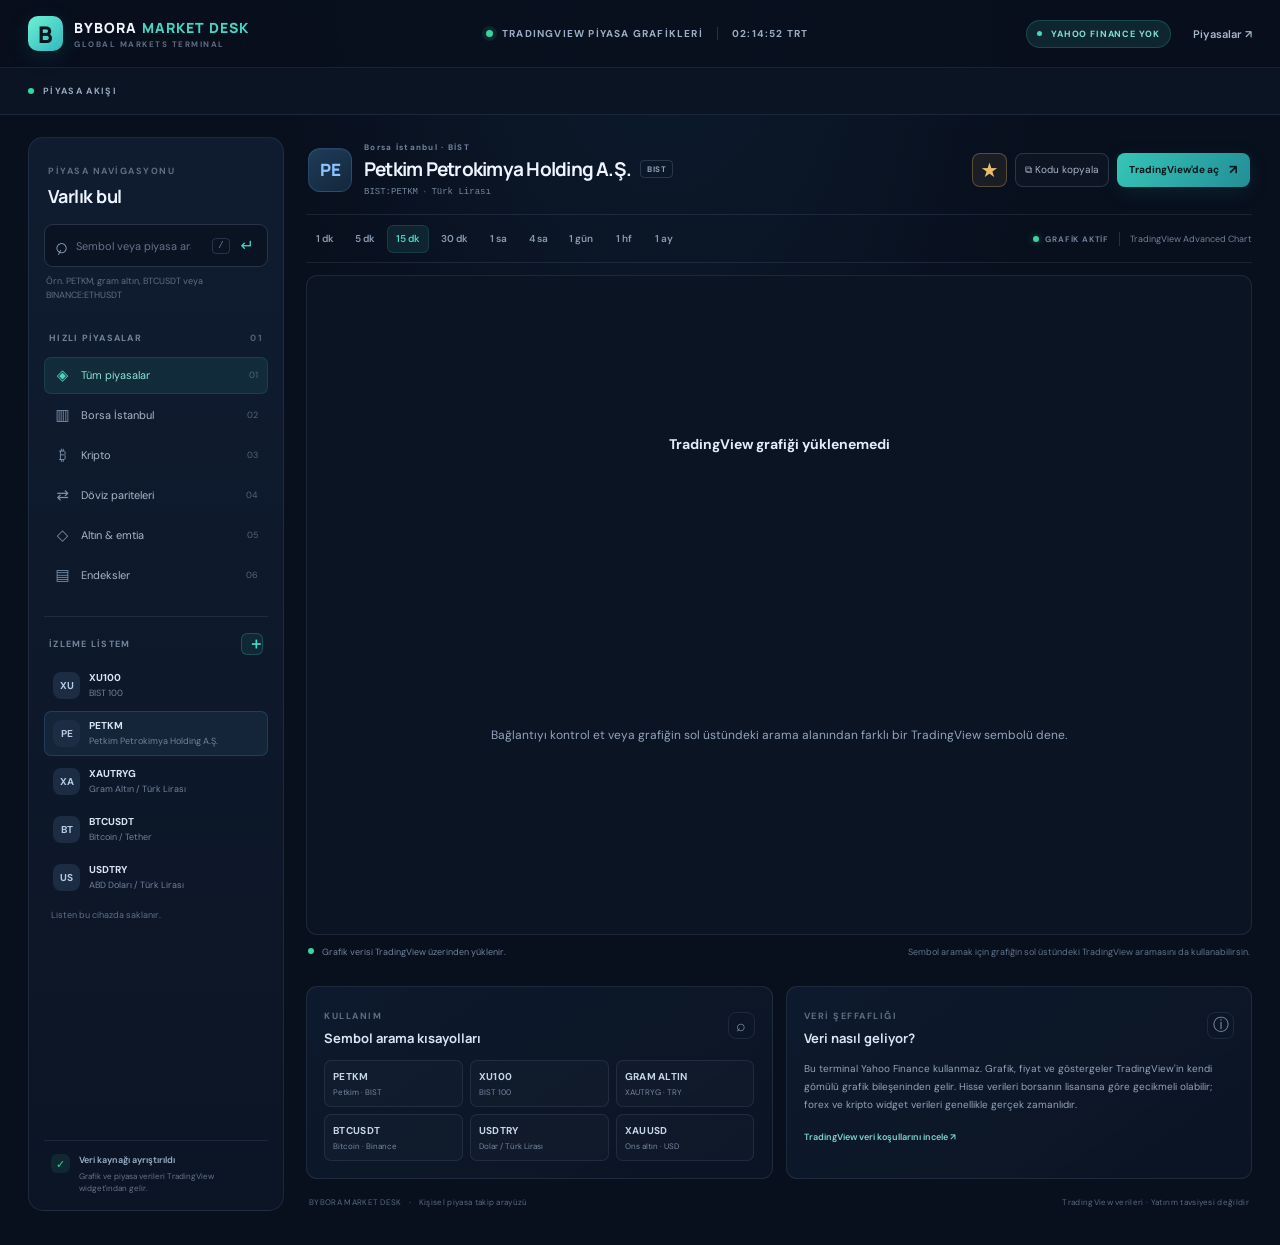
<file: piyasa-terminal/index.html>
<!doctype html>
<html lang="tr">
<head>
  <meta charset="utf-8">
  <meta name="viewport" content="width=device-width,initial-scale=1,viewport-fit=cover">
  <meta name="theme-color" content="#080f1d">
  <meta name="description" content="BIST, kripto, döviz ve emtia piyasalarını TradingView grafikleriyle izleyin.">
  <title>BYBORA Market Desk</title>
  <link rel="preconnect" href="https://s3.tradingview.com">
  <link rel="preconnect" href="https://www.tradingview.com">
  <link rel="stylesheet" href="./styles.css">
</head>
<body>
  <div class="app-frame">
    <header class="topbar">
      <button class="mobile-menu icon-button" id="menuToggle" aria-label="Menüyü aç">☰</button>
      <a class="brand" href="./index.html" aria-label="BYBORA Market Desk ana sayfa">
        <span class="brand-symbol">B</span>
        <span class="brand-copy"><strong>BYBORA<span>MARKET DESK</span></strong><small>GLOBAL MARKETS TERMINAL</small></span>
      </a>
      <div class="topbar-center"><span class="live-dot"></span><span>TRADINGVIEW PİYASA GRAFİKLERİ</span><i></i><span id="turkeyClock">--:--:-- TRT</span></div>
      <div class="topbar-actions">
        <span class="source-pill"><span></span> YAHOO FINANCE YOK</span>
        <a class="top-link" href="https://www.tradingview.com/markets/" target="_blank" rel="noopener">Piyasalar ↗</a>
      </div>
    </header>

    <div class="ticker-strip">
      <div class="ticker-label"><span class="pulse"></span> PİYASA AKIŞI</div>
      <div id="tickerTape" class="ticker-mount">
        <div class="ticker-fallback">BIST:XU100 <b>·</b> BIST:PETKM <b>·</b> ICE:XAUTRYG <b>·</b> BINANCE:BTCUSDT <b>·</b> FX_IDC:USDTRY</div>
      </div>
    </div>

    <main class="terminal-layout">
      <aside class="sidebar" id="sidebar">
        <div class="sidebar-head">
          <div><span class="eyebrow">PİYASA NAVİGASYONU</span><h2>Varlık bul</h2></div>
          <button class="icon-button mobile-close" id="menuClose" aria-label="Menüyü kapat">×</button>
        </div>

        <form class="search-box" id="symbolSearchForm" autocomplete="off">
          <span class="search-icon">⌕</span>
          <input id="symbolSearch" type="search" placeholder="Sembol veya piyasa ara..." aria-label="Sembol ara">
          <kbd>/</kbd>
          <button type="submit" aria-label="Ara">↵</button>
          <div id="searchSuggestions" class="suggestions" hidden></div>
        </form>
        <p class="search-hint">Örn. PETKM, gram altın, BTCUSDT veya BINANCE:ETHUSDT</p>

        <div class="side-section">
          <div class="side-title"><span>HIZLI PİYASALAR</span><span class="side-count">01</span></div>
          <div class="market-categories" id="marketCategories">
            <button class="category-button active" data-category="all"><span class="category-icon">◈</span> Tüm piyasalar <small>01</small></button>
            <button class="category-button" data-category="bist"><span class="category-icon">▥</span> Borsa İstanbul <small>02</small></button>
            <button class="category-button" data-category="crypto"><span class="category-icon">₿</span> Kripto <small>03</small></button>
            <button class="category-button" data-category="forex"><span class="category-icon">⇄</span> Döviz pariteleri <small>04</small></button>
            <button class="category-button" data-category="metals"><span class="category-icon">◇</span> Altın & emtia <small>05</small></button>
            <button class="category-button" data-category="indices"><span class="category-icon">▤</span> Endeksler <small>06</small></button>
          </div>
        </div>

        <div class="side-section watch-section">
          <div class="side-title"><span>İZLEME LİSTEM</span><button id="addCurrentToWatch" class="add-watch" title="Açık sembolü listeye ekle">＋</button></div>
          <div id="watchlist" class="watchlist"></div>
          <p class="watch-note">Listen bu cihazda saklanır.</p>
        </div>

        <div class="sidebar-bottom">
          <span class="shield">✓</span>
          <div><strong>Veri kaynağı ayrıştırıldı</strong><small>Grafik ve piyasa verileri TradingView widget'ından gelir.</small></div>
        </div>
      </aside>

      <div class="mobile-scrim" id="mobileScrim"></div>

      <section class="main-content">
        <div class="instrument-header">
          <div class="instrument-main">
            <div class="instrument-logo" id="instrumentLogo">P</div>
            <div class="instrument-titles">
              <div class="instrument-label" id="instrumentLabel">BORSA İSTANBUL · HİSSE</div>
              <div class="instrument-name-row"><h1 id="instrumentName">PETKİM PETROKİMYA HOLDİNG A.Ş.</h1><span class="exchange-tag" id="exchangeTag">BIST</span></div>
              <div class="instrument-symbol" id="instrumentSymbol">BIST:PETKM <span>·</span> Türk Lirası</div>
            </div>
          </div>
          <div class="instrument-actions">
            <button id="favoriteCurrent" class="favorite-button" aria-label="Favorilere ekle" title="Favorilere ekle">☆</button>
            <button id="copySymbol" class="small-action" title="Sembolü kopyala">⧉ <span>Kodu kopyala</span></button>
            <a id="openTradingView" class="tv-open-button" href="https://www.tradingview.com/chart/?symbol=BIST%3APETKM" target="_blank" rel="noopener">TradingView'de aç <span>↗</span></a>
          </div>
        </div>

        <div class="chart-toolbar">
          <div class="timeframes" id="timeframes" aria-label="Grafik zaman dilimleri">
            <button data-interval="1">1 dk</button>
            <button data-interval="5">5 dk</button>
            <button data-interval="15" class="active">15 dk</button>
            <button data-interval="30">30 dk</button>
            <button data-interval="60">1 sa</button>
            <button data-interval="240">4 sa</button>
            <button data-interval="D">1 gün</button>
            <button data-interval="W">1 hf</button>
            <button data-interval="M">1 ay</button>
          </div>
          <div class="chart-controls"><span class="chart-status"><i></i> GRAFİK AKTİF</span><span class="toolbar-divider"></span><span class="chart-provider">TradingView Advanced Chart</span></div>
        </div>

        <section class="chart-card" aria-label="TradingView fiyat grafiği">
          <div id="chartMount" class="chart-mount">
            <div class="chart-loading"><span class="loader"></span><strong>TradingView grafiği hazırlanıyor</strong><small>Seçili sembol yükleniyor…</small></div>
          </div>
        </section>

        <div class="chart-foot">
          <span><i class="tiny-check"></i> Grafik verisi TradingView üzerinden yüklenir.</span>
          <span class="chart-foot-right">Sembol aramak için grafiğin sol üstündeki TradingView aramasını da kullanabilirsin.</span>
        </div>

        <section class="below-grid">
          <article class="info-panel">
            <div class="panel-heading"><div><span class="eyebrow">KULLANIM</span><h3>Sembol arama kısayolları</h3></div><span class="panel-mark">⌕</span></div>
            <div class="shortcut-grid">
              <button data-symbol="BIST:PETKM"><strong>PETKM</strong><small>Petkim · BIST</small></button>
              <button data-symbol="BIST:XU100"><strong>XU100</strong><small>BIST 100</small></button>
              <button data-symbol="ICE:XAUTRYG"><strong>GRAM ALTIN</strong><small>XAUTRYG · TRY</small></button>
              <button data-symbol="BINANCE:BTCUSDT"><strong>BTCUSDT</strong><small>Bitcoin · Binance</small></button>
              <button data-symbol="FX_IDC:USDTRY"><strong>USDTRY</strong><small>Dolar / Türk Lirası</small></button>
              <button data-symbol="OANDA:XAUUSD"><strong>XAUUSD</strong><small>Ons altın · USD</small></button>
            </div>
          </article>
          <article class="info-panel data-panel">
            <div class="panel-heading"><div><span class="eyebrow">VERİ ŞEFFAFLIĞI</span><h3>Veri nasıl geliyor?</h3></div><span class="panel-mark">ⓘ</span></div>
            <p>Bu terminal Yahoo Finance kullanmaz. Grafik, fiyat ve göstergeler TradingView'in kendi gömülü grafik bileşeninden gelir. Hisse verileri borsanın lisansına göre gecikmeli olabilir; forex ve kripto widget verileri genellikle gerçek zamanlıdır.</p>
            <a href="https://www.tradingview.com/widget-docs/faq/data/" target="_blank" rel="noopener">TradingView veri koşullarını incele ↗</a>
          </article>
        </section>
        <footer class="page-footer"><span>BYBORA MARKET DESK <b>·</b> Kişisel piyasa takip arayüzü</span><span>TradingView verileri · Yatırım tavsiyesi değildir</span></footer>
      </section>
    </main>
  </div>
  <script src="./app.js"></script>
</body>
</html>
</file>
<file: piyasa-terminal/styles.css>
@import url('https://fonts.googleapis.com/css2?family=DM+Sans:wght@400;500;600;700&family=Manrope:wght@400;500;600;700;800&display=swap');

:root{
  color-scheme:dark;
  --bg:#080f1d;--surface:#0d1728;--surface-2:#101d31;--surface-3:#14243a;
  --line:rgba(145,169,204,.13);--line-strong:rgba(145,169,204,.22);
  --text:#e6edf8;--muted:#8292aa;--dim:#5e6e86;
  --accent:#46d6c4;--accent-soft:rgba(70,214,196,.12);--blue:#61a9ff;
  --green:#36d6a1;--red:#ff7188;--gold:#e9bd68;
  font-family:'DM Sans',Inter,system-ui,-apple-system,BlinkMacSystemFont,'Segoe UI',sans-serif;
  background:var(--bg);color:var(--text);
}
*{box-sizing:border-box}
html{min-width:320px;background:var(--bg);scroll-behavior:smooth}
body{margin:0;min-width:320px;min-height:100vh;background:radial-gradient(ellipse at 52% -10%,rgba(37,89,125,.18),transparent 42%),var(--bg)}
button,input{font:inherit}
button,a{-webkit-tap-highlight-color:transparent}
button{color:inherit}
a{color:inherit;text-decoration:none}
button:focus-visible,a:focus-visible,input:focus-visible{outline:2px solid var(--accent);outline-offset:2px}
.app-frame{min-height:100vh;max-width:2200px;margin:0 auto}
.topbar{height:68px;padding:0 28px;display:flex;align-items:center;justify-content:space-between;border-bottom:1px solid var(--line);background:rgba(8,15,29,.88);backdrop-filter:blur(18px);position:relative;z-index:15}
.brand{display:flex;align-items:center;gap:11px;min-width:240px}
.brand-symbol{height:35px;width:35px;display:grid;place-items:center;border-radius:10px;color:#06141a;background:linear-gradient(140deg,#6ef0d5,#30b8bd);font-family:Manrope,sans-serif;font-size:23px;font-weight:800;box-shadow:0 5px 22px rgba(46,204,188,.13)}
.brand-copy{display:flex;flex-direction:column;gap:2px}
.brand-copy strong{font:800 14px Manrope,sans-serif;letter-spacing:.07em;color:#f2f7ff}
.brand-copy strong span{color:var(--accent);margin-left:5px}
.brand-copy small{font-size:8px;letter-spacing:.19em;color:var(--dim);font-weight:700}
.topbar-center{display:flex;align-items:center;gap:9px;color:#9caec5;font-size:10px;letter-spacing:.12em;font-weight:700}
.topbar-center>i{height:13px;width:1px;background:var(--line-strong);margin:0 5px}
.live-dot,.ticker-label .pulse{width:7px;height:7px;border-radius:100%;background:var(--green);box-shadow:0 0 0 4px rgba(54,214,161,.1)}
.topbar-actions{display:flex;align-items:center;gap:22px}
.source-pill{padding:7px 10px;border:1px solid rgba(70,214,196,.2);border-radius:20px;background:var(--accent-soft);color:#83dfd2;font-size:9px;letter-spacing:.09em;font-weight:700}
.source-pill span{display:inline-block;width:5px;height:5px;border-radius:50%;background:var(--accent);vertical-align:middle;margin:-1px 6px 0 0}
.top-link{color:#aab8cc;font-size:11px;font-weight:600;transition:color .18s}
.top-link:hover{color:var(--accent)}
.mobile-menu,.mobile-close{display:none}
.ticker-strip{height:47px;display:flex;align-items:center;padding:0 28px;border-bottom:1px solid var(--line);background:#0a1423;overflow:hidden}
.ticker-label{height:100%;width:150px;flex:0 0 150px;display:flex;align-items:center;gap:9px;color:#9aabc1;font-size:9px;letter-spacing:.15em;font-weight:700}
.ticker-label .pulse{width:6px;height:6px;box-shadow:none}
.ticker-mount{height:100%;min-width:0;flex:1;display:flex;align-items:center;overflow:hidden}
.ticker-fallback{font-size:11px;letter-spacing:.04em;color:#a8b7ca;white-space:nowrap}
.ticker-fallback b{color:#496078;margin:0 15px}
.terminal-layout{display:grid;grid-template-columns:256px minmax(0,1fr);gap:22px;padding:22px 28px 34px}
.sidebar{align-self:stretch;min-width:0;background:linear-gradient(180deg,rgba(16,29,49,.96),rgba(12,22,38,.94));border:1px solid var(--line);border-radius:15px;padding:20px 15px 14px;display:flex;flex-direction:column;min-height:760px}
.sidebar-head{display:flex;align-items:center;justify-content:space-between;padding:0 4px 16px}
.eyebrow{font-size:9px;letter-spacing:.17em;color:var(--dim);font-weight:700}
.sidebar h2{font:700 18px Manrope,sans-serif;letter-spacing:-.03em;margin:5px 0 0;color:#edf4ff}
.search-box{height:43px;border:1px solid var(--line-strong);background:#091322;border-radius:9px;display:flex;align-items:center;padding:0 9px;gap:7px;position:relative;transition:border .18s,box-shadow .18s}
.search-box:focus-within{border-color:rgba(70,214,196,.6);box-shadow:0 0 0 3px rgba(70,214,196,.07)}
.search-icon{font-size:22px;color:#8da0b8;line-height:1;transform:rotate(-20deg)}
.search-box input{min-width:0;flex:1;background:transparent;border:0;outline:0;color:var(--text);font-size:11px}
.search-box input::placeholder{color:#64748a}
.search-box kbd{color:#71839a;font-size:9px;border:1px solid var(--line-strong);border-radius:4px;padding:2px 5px}
.search-box>button{border:0;background:transparent;color:var(--accent);font-size:16px;cursor:pointer;padding:2px 4px}
.search-hint{font-size:9px;color:var(--dim);line-height:1.6;margin:7px 2px 19px}
.suggestions{position:absolute;z-index:30;left:-1px;right:-1px;top:48px;padding:6px;border:1px solid var(--line-strong);background:#101d30;border-radius:10px;box-shadow:0 16px 35px rgba(0,0,0,.35)}
.suggestions[hidden]{display:none}
.suggestion{width:100%;border:0;border-radius:6px;background:transparent;display:flex;align-items:center;justify-content:space-between;text-align:left;padding:9px 8px;cursor:pointer}
.suggestion:hover{background:rgba(70,214,196,.09)}
.suggestion strong{display:block;font-size:11px;font-weight:700}
.suggestion small{display:block;color:var(--muted);font-size:9px;margin-top:2px}
.suggestion-code{color:#a2b4ca;font:600 9px ui-monospace,SFMono-Regular,Consolas,monospace}
.side-section{margin-top:4px}
.side-title{height:24px;display:flex;align-items:center;justify-content:space-between;padding:0 5px;margin-bottom:7px;color:#73849b;font-size:9px;font-weight:700;letter-spacing:.14em}
.side-count{color:#52627a;font-size:9px}
.market-categories{display:flex;flex-direction:column;gap:3px}
.category-button{height:37px;border:1px solid transparent;border-radius:7px;background:transparent;display:flex;align-items:center;gap:10px;text-align:left;color:#a8b6c9;padding:0 9px;font-size:11px;cursor:pointer;transition:.15s}
.category-button:hover{background:rgba(255,255,255,.035);color:#e8f0fb}
.category-button.active{background:rgba(70,214,196,.09);border-color:rgba(70,214,196,.12);color:#89e4d6}
.category-button small{margin-left:auto;color:#52657d;font-size:9px}
.category-icon{width:17px;text-align:center;color:#7b91ad;font-size:15px}
.category-button.active .category-icon{color:var(--accent)}
.watch-section{margin-top:22px;padding-top:15px;border-top:1px solid var(--line)}
.add-watch{width:22px;height:22px;border:1px solid rgba(70,214,196,.23);background:rgba(70,214,196,.08);color:var(--accent);border-radius:6px;font-size:16px;line-height:1;cursor:pointer}
.watchlist{display:flex;flex-direction:column;gap:3px}
.watch-item{width:100%;display:flex;align-items:center;gap:9px;min-height:45px;padding:5px 8px;border:1px solid transparent;border-radius:7px;background:transparent;text-align:left;cursor:pointer;transition:.16s}
.watch-item:hover{background:rgba(255,255,255,.035)}
.watch-item.active{background:#14253a;border-color:rgba(96,169,255,.18)}
.watch-icon{width:27px;height:27px;flex:0 0 27px;border-radius:8px;display:grid;place-items:center;color:#b7cce4;background:#1b2c43;font-size:10px;font-weight:700}
.watch-info{min-width:0;flex:1}
.watch-info strong{display:block;color:#d9e5f4;font-size:10px;font-weight:700;white-space:nowrap;overflow:hidden;text-overflow:ellipsis}
.watch-info small{display:block;color:#70829b;font-size:9px;margin-top:3px}
.watch-remove{border:0;background:transparent;color:#65758b;font-size:15px;opacity:0;cursor:pointer;padding:4px}
.watch-item:hover .watch-remove{opacity:1}
.watch-remove:hover{color:var(--red)}
.watch-note{color:#5f7189;font-size:9px;line-height:1.5;margin:9px 7px 0}
.sidebar-bottom{display:flex;align-items:flex-start;gap:9px;margin-top:auto;padding:13px 7px 2px;border-top:1px solid var(--line)}
.shield{width:19px;height:19px;flex:0 0 19px;display:grid;place-items:center;border-radius:6px;background:rgba(54,214,161,.1);color:var(--green);font-size:11px}
.sidebar-bottom strong{display:block;color:#9cb0c9;font-size:9px;font-weight:600}
.sidebar-bottom small{display:block;color:#64758d;font-size:8px;line-height:1.5;margin-top:4px}
.main-content{min-width:0}
.instrument-header{display:flex;align-items:center;justify-content:space-between;gap:18px;padding:5px 2px 17px;border-bottom:1px solid var(--line)}
.instrument-main{display:flex;align-items:center;gap:12px;min-width:0}
.instrument-logo{width:44px;height:44px;flex:0 0 44px;border-radius:12px;background:linear-gradient(145deg,#1d3d56,#14263d);border:1px solid rgba(97,169,255,.2);display:grid;place-items:center;color:#8ec2ff;font:800 17px Manrope,sans-serif;box-shadow:inset 0 1px rgba(255,255,255,.04)}
.instrument-titles{min-width:0}
.instrument-label{font-size:8px;letter-spacing:.16em;color:#71859f;font-weight:700;margin-bottom:4px}
.instrument-name-row{display:flex;align-items:center;gap:9px;min-width:0}
.instrument-name-row h1{font:700 19px Manrope,sans-serif;letter-spacing:-.04em;color:#eff5ff;white-space:nowrap;overflow:hidden;text-overflow:ellipsis;margin:0}
.exchange-tag{padding:3px 6px;border:1px solid var(--line-strong);border-radius:4px;color:#91a4be;font-size:8px;font-weight:700;letter-spacing:.07em}
.instrument-symbol{font:500 9px ui-monospace,SFMono-Regular,Consolas,monospace;color:#73869f;margin-top:5px}
.instrument-symbol span{color:#4c617a;margin:0 4px}
.instrument-actions{display:flex;align-items:center;gap:8px;flex:0 0 auto}
.favorite-button{height:34px;width:35px;border:1px solid var(--line-strong);border-radius:8px;color:#8094af;background:rgba(255,255,255,.025);font-size:20px;cursor:pointer}
.favorite-button.is-active{color:var(--gold);border-color:rgba(233,189,104,.3);background:rgba(233,189,104,.08)}
.small-action{height:34px;padding:0 9px;border:1px solid var(--line-strong);border-radius:8px;color:#a6b5c9;background:rgba(255,255,255,.025);font-size:10px;cursor:pointer}
.small-action:hover,.favorite-button:hover{border-color:rgba(70,214,196,.4)}
.tv-open-button{height:34px;padding:0 12px;border-radius:8px;display:flex;align-items:center;gap:10px;background:linear-gradient(120deg,#36c5b6,#238e98);color:#03191b;font-size:10px;font-weight:800;box-shadow:0 5px 20px rgba(35,167,160,.13)}
.tv-open-button:hover{filter:brightness(1.08)}
.tv-open-button span{font-size:13px}
.chart-toolbar{min-height:48px;display:flex;align-items:center;justify-content:space-between;gap:12px;border-bottom:1px solid var(--line)}
.timeframes{display:flex;align-items:center;gap:3px;overflow-x:auto;scrollbar-width:none}
.timeframes::-webkit-scrollbar{display:none}
.timeframes button{height:28px;min-width:37px;padding:0 8px;border:1px solid transparent;border-radius:6px;background:transparent;color:#899ab1;font-size:10px;font-weight:600;cursor:pointer;white-space:nowrap}
.timeframes button:hover{background:rgba(255,255,255,.04);color:#dbe8f9}
.timeframes button.active{color:var(--accent);border-color:rgba(70,214,196,.14);background:rgba(70,214,196,.09)}
.chart-controls{display:flex;align-items:center;gap:10px;color:#6f829b;white-space:nowrap}
.chart-status{display:flex;align-items:center;gap:6px;font-size:8px;letter-spacing:.1em;font-weight:700}
.chart-status i{width:6px;height:6px;border-radius:50%;background:var(--green);box-shadow:0 0 9px rgba(54,214,161,.45)}
.toolbar-divider{height:14px;width:1px;background:var(--line-strong)}
.chart-provider{font-size:9px}
.chart-card{height:min(660px,64vw);min-height:470px;margin-top:12px;border:1px solid var(--line);border-radius:11px;background:#0b1422;overflow:hidden;position:relative}
.chart-mount{width:100%;height:100%;min-height:100%}
.chart-mount>.tradingview-widget-container{height:100%;width:100%}
.chart-mount .tradingview-widget-container__widget{height:calc(100% - 32px);width:100%}
.chart-loading{height:100%;min-height:470px;display:flex;align-items:center;justify-content:center;flex-direction:column;gap:10px;color:#8ea3be}
.chart-loading strong{font:600 13px Manrope,sans-serif;color:#c4d4e8}
.chart-loading small{font-size:10px;color:#70829a}
.loader{height:26px;width:26px;border:2px solid rgba(70,214,196,.16);border-top-color:var(--accent);border-radius:50%;animation:spin 1s linear infinite}
@keyframes spin{to{transform:rotate(360deg)}}
.chart-foot{min-height:34px;display:flex;align-items:center;justify-content:space-between;gap:10px;color:#71839c;font-size:9px;padding:3px 2px}
.tiny-check{display:inline-block;width:6px;height:6px;margin:0 6px 1px 0;background:var(--green);border-radius:50%}
.chart-foot-right{color:#62748d}
.below-grid{display:grid;grid-template-columns:1fr 1fr;gap:13px;margin-top:17px}
.info-panel{min-width:0;padding:16px 17px 17px;border:1px solid var(--line);border-radius:11px;background:linear-gradient(145deg,rgba(16,29,49,.78),rgba(11,21,37,.9))}
.panel-heading{display:flex;align-items:center;justify-content:space-between;gap:12px;margin-bottom:13px}
.panel-heading h3{font:700 13px Manrope,sans-serif;margin:5px 0 0;color:#dbe6f4}
.panel-mark{width:27px;height:27px;border:1px solid var(--line);border-radius:8px;display:grid;place-items:center;color:#7f94af}
.shortcut-grid{display:grid;grid-template-columns:repeat(3,minmax(0,1fr));gap:7px}
.shortcut-grid button{min-width:0;padding:9px 8px;border:1px solid var(--line);border-radius:7px;background:rgba(255,255,255,.018);text-align:left;cursor:pointer;transition:.15s}
.shortcut-grid button:hover{border-color:rgba(70,214,196,.28);background:rgba(70,214,196,.055)}
.shortcut-grid strong{display:block;color:#c5d6e9;font-size:10px;letter-spacing:.03em}
.shortcut-grid small{display:block;color:#7487a0;font-size:8px;margin-top:4px;white-space:nowrap;overflow:hidden;text-overflow:ellipsis}
.data-panel p{color:#92a3b9;font-size:10px;line-height:1.8;margin:2px 0 10px}
.data-panel>a{color:#7bd8ce;font-size:9px;font-weight:600}
.data-panel>a:hover{text-decoration:underline}
.page-footer{display:flex;align-items:center;justify-content:space-between;gap:12px;padding:18px 3px 4px;color:#586a82;font-size:8px;letter-spacing:.04em}
.page-footer b{color:#344a63;margin:0 5px}
.mobile-scrim{display:none}
@media(min-width:1700px){
 .terminal-layout{grid-template-columns:275px minmax(0,1fr);gap:25px;padding-left:36px;padding-right:36px}
 .chart-card{height:min(740px,62vw)}
}
@media(max-width:1150px){
 .terminal-layout{grid-template-columns:225px minmax(0,1fr);gap:16px;padding:18px 18px 30px}
 .sidebar{padding:17px 12px}
 .instrument-name-row h1{font-size:16px}
 .chart-card{height:590px}
 .chart-provider{display:none}
}
@media(max-width:900px){
 .topbar{padding:0 17px}
 .topbar-center{font-size:8px;letter-spacing:.08em}
 .topbar-actions{gap:10px}
 .source-pill{font-size:8px}
 .ticker-strip{padding:0 17px}
 .terminal-layout{grid-template-columns:1fr;padding:16px 17px 28px}
 .sidebar{position:fixed;z-index:50;top:0;bottom:0;left:0;width:min(310px,88vw);border-radius:0 15px 15px 0;min-height:0;overflow-y:auto;transform:translateX(-105%);transition:transform .25s ease;box-shadow:20px 0 50px rgba(0,0,0,.35)}
 body.sidebar-open .sidebar{transform:translateX(0)}
 .mobile-menu{display:grid;place-items:center;width:34px;height:34px;margin-right:10px;border:1px solid var(--line);border-radius:8px;background:transparent;color:#a9bbd0;font-size:17px;cursor:pointer}
 .brand{min-width:0;margin-right:auto}
 .mobile-close{display:grid;place-items:center;width:28px;height:28px;border:1px solid var(--line);border-radius:7px;background:transparent;color:#9fb2c9;font-size:19px}
 .mobile-scrim{position:fixed;inset:0;z-index:40;background:rgba(1,7,15,.65);backdrop-filter:blur(2px)}
 body.sidebar-open .mobile-scrim{display:block}
 .sidebar-bottom{margin-top:25px}
 .chart-card{height:610px}
 .watch-remove{opacity:1}
}
@media(max-width:620px){
 .topbar{height:59px;padding:0 12px}
 .brand-symbol{height:31px;width:31px;font-size:20px;border-radius:9px}
 .brand-copy strong{font-size:12px}
 .brand-copy small{font-size:7px}
 .topbar-center{display:none}
 .topbar-actions{gap:0}
 .source-pill{font-size:7px;padding:6px 7px}
 .top-link{display:none}
 .ticker-strip{height:39px;padding:0 12px}
 .ticker-label{width:112px;flex-basis:112px;font-size:8px}
 .ticker-fallback{font-size:9px}
 .ticker-fallback b{margin:0 8px}
 .terminal-layout{padding:12px 10px 23px}
 .instrument-header{align-items:flex-start;gap:7px;padding:3px 1px 13px}
 .instrument-main{gap:9px}
 .instrument-logo{width:37px;height:37px;flex-basis:37px;border-radius:10px;font-size:15px}
 .instrument-label{font-size:7px}
 .instrument-name-row h1{font-size:13px;max-width:52vw}
 .exchange-tag{font-size:7px;padding:2px 4px}
 .instrument-symbol{font-size:8px}
 .instrument-actions{gap:5px}
 .favorite-button{width:30px;height:31px;font-size:18px}
 .small-action{display:none}
 .tv-open-button{height:31px;padding:0 8px;font-size:8px;gap:5px}
 .chart-toolbar{min-height:43px;gap:6px}
 .timeframes{gap:1px}
 .timeframes button{height:27px;min-width:30px;padding:0 5px;font-size:9px}
 .chart-status{font-size:7px}
 .chart-status i{width:5px;height:5px}
 .toolbar-divider,.chart-provider{display:none}
 .chart-card{height:66vh;min-height:430px;max-height:650px;margin-top:9px;border-radius:9px}
 .chart-mount .tradingview-widget-container__widget{height:calc(100% - 25px)}
 .chart-foot{align-items:flex-start;flex-direction:column;gap:4px;padding:7px 2px}
 .chart-foot-right{font-size:8px}
 .below-grid{grid-template-columns:1fr;gap:9px;margin-top:11px}
 .info-panel{padding:13px}
 .shortcut-grid{grid-template-columns:repeat(2,minmax(0,1fr))}
 .page-footer{align-items:flex-start;flex-direction:column;gap:6px;padding-top:14px}
}
@media(prefers-reduced-motion:reduce){
 *,*::before,*::after{animation-duration:.01ms!important;animation-iteration-count:1!important;scroll-behavior:auto!important;transition-duration:.01ms!important}
}
/* Component controls inside the custom watchlist and symbol finder. */
.watch-select{min-width:0;flex:1;display:flex;align-items:center;gap:9px;text-align:left;border:0;background:transparent;padding:0;cursor:pointer}
.watch-empty{padding:12px 8px;color:#71839b;font-size:9px;line-height:1.6}
.suggestion-hint{padding:10px 8px;color:#9aadc4;font-size:9px;line-height:1.6}
.suggestion.keyboard-active{background:rgba(70,214,196,.12)}
.chart-load-error{height:100%;min-height:470px;display:grid;place-items:center;padding:25px;text-align:center;color:#91a4bd;font-size:12px;line-height:1.8}
.chart-load-error strong{display:block;color:#e2edf9;font-size:14px;margin-bottom:6px}
@media(max-width:620px){.watch-empty{font-size:10px}.chart-load-error{min-height:430px}}
</file>
